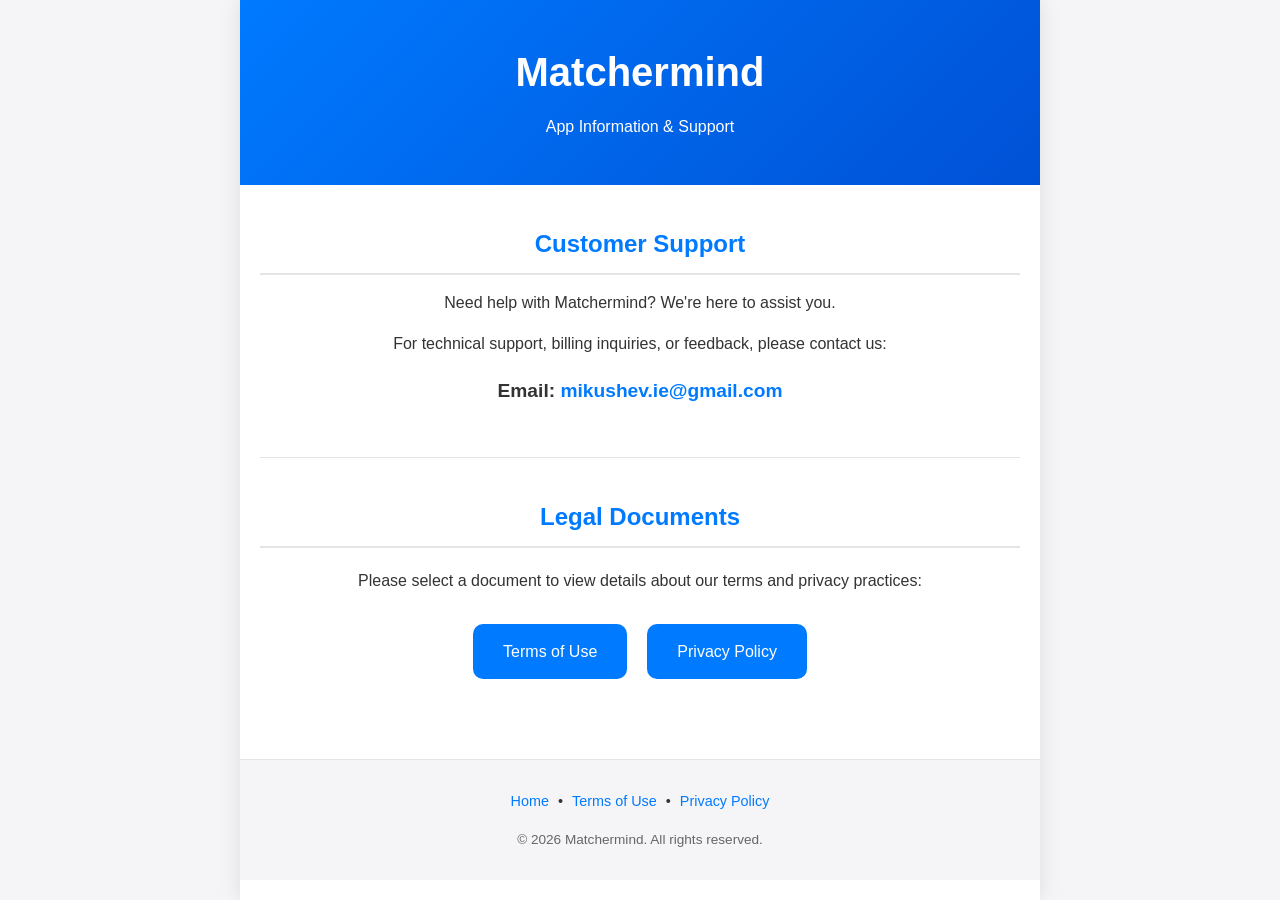
<file: index.html>
<!DOCTYPE html>
<html lang="en">
<head>
    <meta charset="UTF-8">
    <meta name="viewport" content="width=device-width, initial-scale=1.0">
    <meta name="description" content="Support and Legal information for Matchermind language learning app">
    <title>Matchermind - Support & Legal</title>
    <link rel="stylesheet" href="style.css">
</head>
<body>
    <div class="container">
        <header>
            <h1>Matchermind</h1>
            <p>App Information & Support</p>
        </header>

        <main style="padding: 40px 20px; text-align: center;">
            <section style="margin-bottom: 50px;">
                <h2>Customer Support</h2>
                <p>Need help with Matchermind? We're here to assist you.</p>
                <p>For technical support, billing inquiries, or feedback, please contact us:</p>
                <p style="margin-top: 20px; font-size: 1.2rem; font-weight: 600;">
                    Email: <a href="mailto:mikushev.ie@gmail.com?subject=Matchermind%20Support%20Request">mikushev.ie@gmail.com</a>
                </p>
            </section>

            <hr style="border: 0; border-top: 1px solid #e5e5e7; margin: 40px 0;">

            <section>
                <h2>Legal Documents</h2>
                <p style="margin: 20px 0;">Please select a document to view details about our terms and privacy practices:</p>
                
                <div style="display: flex; gap: 20px; justify-content: center; flex-wrap: wrap; margin-top: 30px;">
                    <a href="terms.html" style="display: block; padding: 15px 30px; background: #007AFF; color: white; border-radius: 10px; text-decoration: none; font-weight: 500;">
                        Terms of Use
                    </a>
                    
                    <a href="privacy.html" style="display: block; padding: 15px 30px; background: #007AFF; color: white; border-radius: 10px; text-decoration: none; font-weight: 500;">
                        Privacy Policy
                    </a>
                </div>
            </section>
        </main>

        <footer>
            <nav>
                <a href="index.html">Home</a> •
                <a href="terms.html">Terms of Use</a> •
                <a href="privacy.html">Privacy Policy</a>
            </nav>
            <p>&copy; 2026 Matchermind. All rights reserved.</p>
        </footer>
    </div>
</body>
</html>
</file>
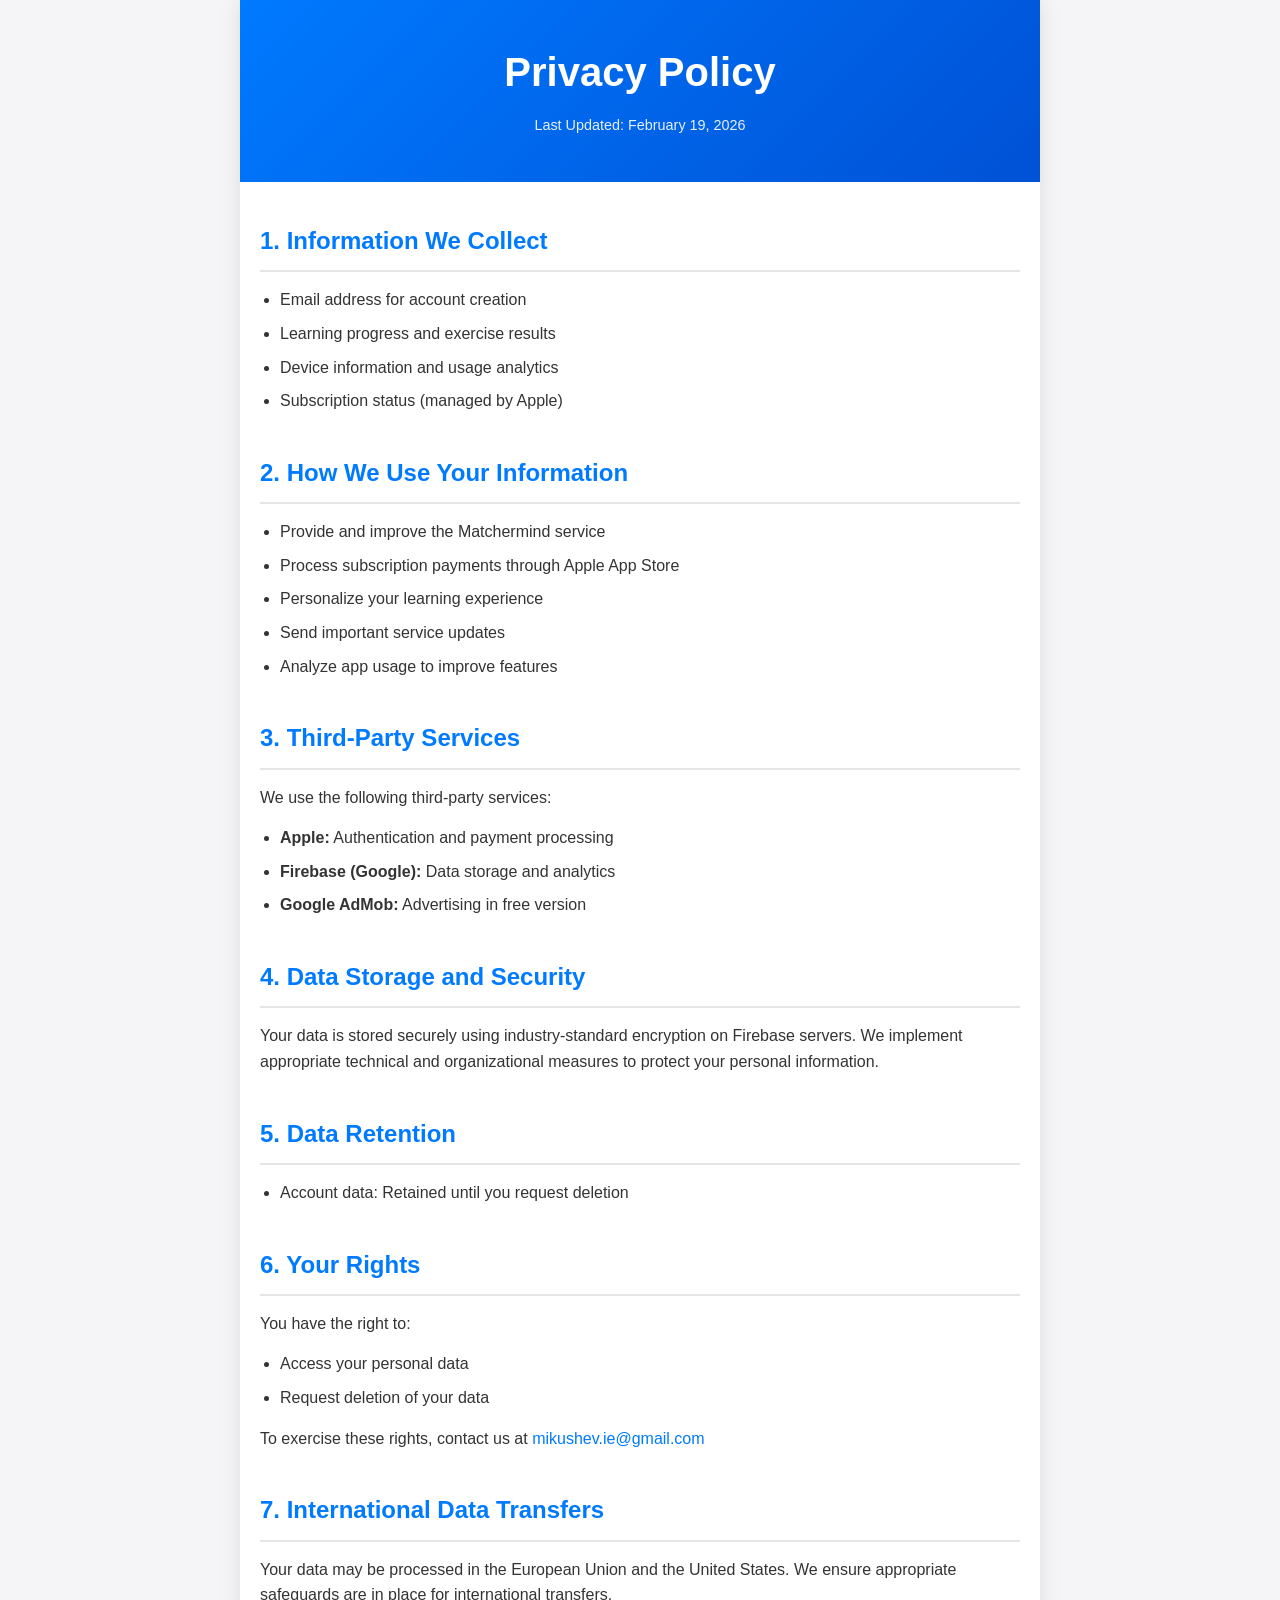
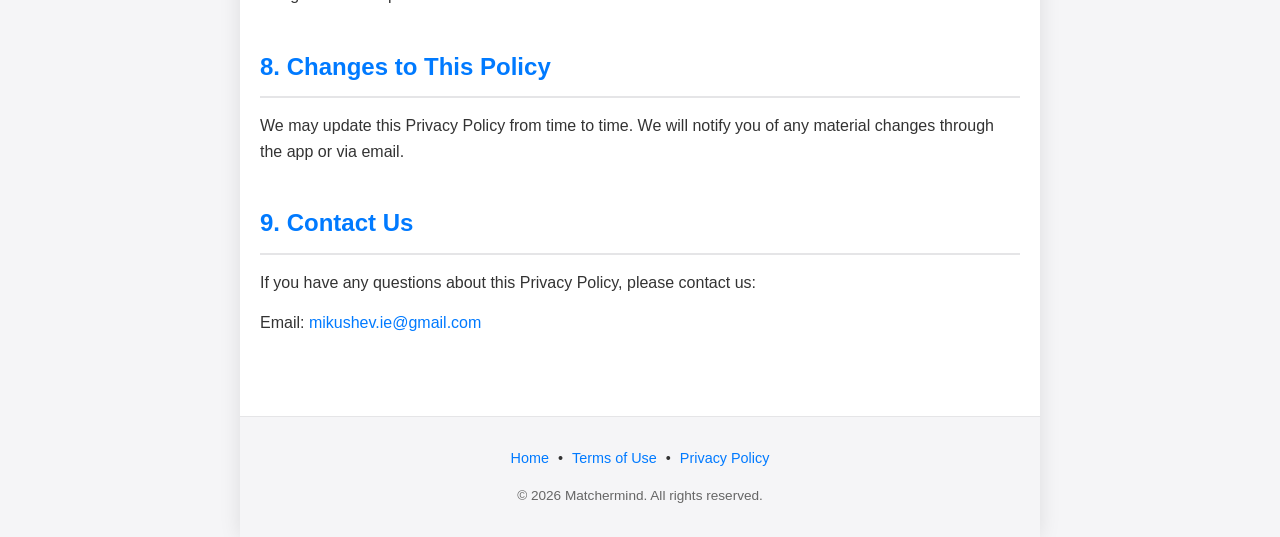
<file: privacy.html>
<!DOCTYPE html>
<html lang="en">
<head>
    <meta charset="UTF-8">
    <meta name="viewport" content="width=device-width, initial-scale=1.0">
    <meta name="description" content="Privacy Policy for Matchermind language learning app">
    <title>Privacy Policy - Matchermind</title>
    <link rel="stylesheet" href="style.css">
</head>
<body>
    <div class="container">
        <header>
            <h1>Privacy Policy</h1>
            <p class="last-updated">Last Updated: February 19, 2026</p>
        </header>

        <main>
            <section>
                <h2>1. Information We Collect</h2>
                <ul>
                    <li>Email address for account creation</li>
                    <li>Learning progress and exercise results</li>
                    <li>Device information and usage analytics</li>
                    <li>Subscription status (managed by Apple)</li>
                </ul>
            </section>

            <section>
                <h2>2. How We Use Your Information</h2>
                <ul>
                    <li>Provide and improve the Matchermind service</li>
                    <li>Process subscription payments through Apple App Store</li>
                    <li>Personalize your learning experience</li>
                    <li>Send important service updates</li>
                    <li>Analyze app usage to improve features</li>
                </ul>
            </section>

            <section>
                <h2>3. Third-Party Services</h2>
                <p>We use the following third-party services:</p>
                <ul>
                    <li><strong>Apple:</strong> Authentication and payment processing</li>
                    <li><strong>Firebase (Google):</strong> Data storage and analytics</li>
                    <li><strong>Google AdMob:</strong> Advertising in free version</li>
                </ul>
            </section>

            <section>
                <h2>4. Data Storage and Security</h2>
                <p>Your data is stored securely using industry-standard encryption on Firebase servers. We implement appropriate technical and organizational measures to protect your personal information.</p>
            </section>

            <section>
                <h2>5. Data Retention</h2>
                <ul>
                    <li>Account data: Retained until you request deletion</li>
                </ul>
            </section>

            <section>
                <h2>6. Your Rights</h2>
                <p>You have the right to:</p>
                <ul>
                    <li>Access your personal data</li>
                    <li>Request deletion of your data</li>
                </ul>
                <p>To exercise these rights, contact us at <a href="mailto:mikushev.ie@gmail.com">mikushev.ie@gmail.com</a></p>
            </section>

            <section>
                <h2>7. International Data Transfers</h2>
                <p>Your data may be processed in the European Union and the United States. We ensure appropriate safeguards are in place for international transfers.</p>
            </section>

            <section>
                <h2>8. Changes to This Policy</h2>
                <p>We may update this Privacy Policy from time to time. We will notify you of any material changes through the app or via email.</p>
            </section>

            <section>
                <h2>9. Contact Us</h2>
                <p>If you have any questions about this Privacy Policy, please contact us:</p>
                <p>Email: <a href="mailto:mikushev.ie@gmail.com">mikushev.ie@gmail.com</a></p>
            </section>
        </main>

        <footer>
            <nav>
                <a href="index.html">Home</a> •
                <a href="terms.html">Terms of Use</a> •
                <a href="privacy.html">Privacy Policy</a>
            </nav>
            <p>&copy; 2026 Matchermind. All rights reserved.</p>
        </footer>
    </div>
</body>
</html>
</file>
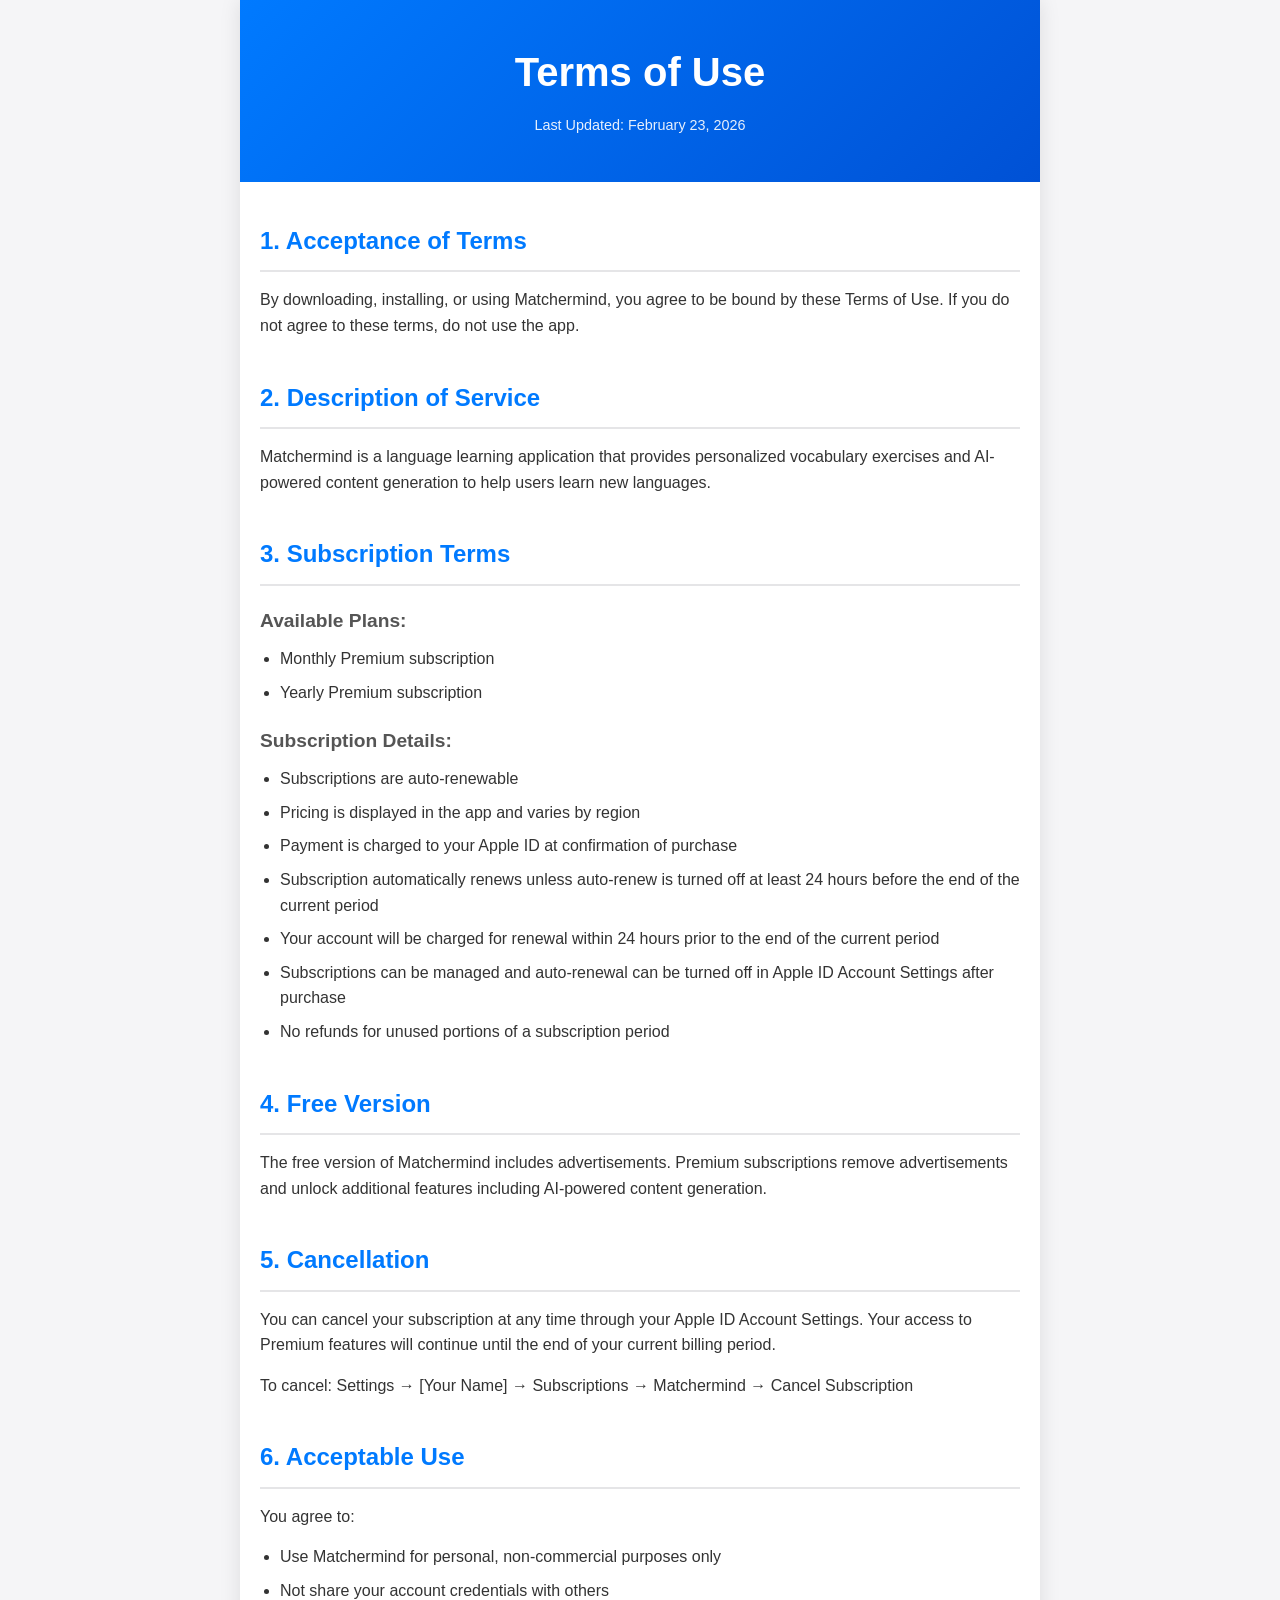
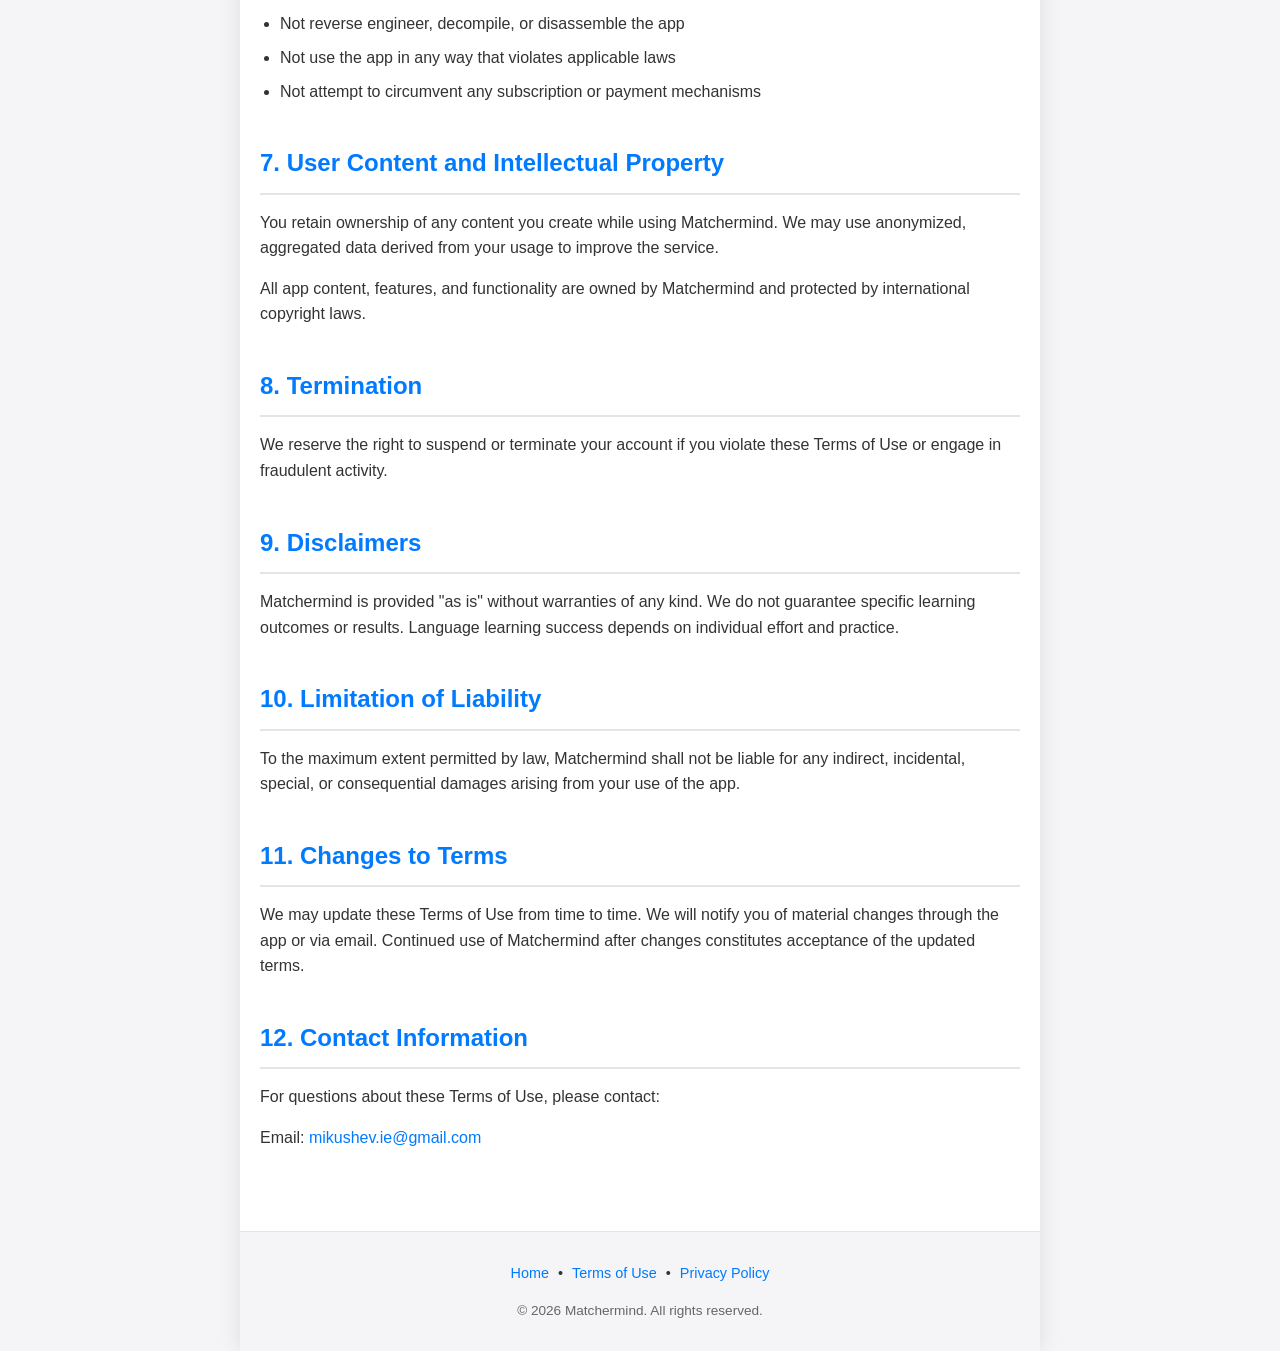
<file: terms.html>
<!DOCTYPE html>
<html lang="en">
<head>
    <meta charset="UTF-8">
    <meta name="viewport" content="width=device-width, initial-scale=1.0">
    <meta name="description" content="Terms of Use for Matchermind language learning app">
    <title>Terms of Use - Matchermind</title>
    <link rel="stylesheet" href="style.css">
</head>
<body>
    <div class="container">
        <header>
            <h1>Terms of Use</h1>
            <p class="last-updated">Last Updated: February 23, 2026</p>
        </header>

        <main>
            <section>
                <h2>1. Acceptance of Terms</h2>
                <p>By downloading, installing, or using Matchermind, you agree to be bound by these Terms of Use. If you do not agree to these terms, do not use the app.</p>
            </section>

            <section>
                <h2>2. Description of Service</h2>
                <p>Matchermind is a language learning application that provides personalized vocabulary exercises and AI-powered content generation to help users learn new languages.</p>
            </section>

            <section>
                <h2>3. Subscription Terms</h2>
                <h3>Available Plans:</h3>
                <ul>
                    <li>Monthly Premium subscription</li>
                    <li>Yearly Premium subscription</li>
                </ul>
                
                <h3>Subscription Details:</h3>
                <ul>
                    <li>Subscriptions are auto-renewable</li>
                    <li>Pricing is displayed in the app and varies by region</li>
                    <li>Payment is charged to your Apple ID at confirmation of purchase</li>
                    <li>Subscription automatically renews unless auto-renew is turned off at least 24 hours before the end of the current period</li>
                    <li>Your account will be charged for renewal within 24 hours prior to the end of the current period</li>
                    <li>Subscriptions can be managed and auto-renewal can be turned off in Apple ID Account Settings after purchase</li>
                    <li>No refunds for unused portions of a subscription period</li>
                </ul>
            </section>

            <section>
                <h2>4. Free Version</h2>
                <p>The free version of Matchermind includes advertisements. Premium subscriptions remove advertisements and unlock additional features including AI-powered content generation.</p>
            </section>

            <section>
                <h2>5. Cancellation</h2>
                <p>You can cancel your subscription at any time through your Apple ID Account Settings. Your access to Premium features will continue until the end of your current billing period.</p>
                <p>To cancel: Settings → [Your Name] → Subscriptions → Matchermind → Cancel Subscription</p>
            </section>

            <section>
                <h2>6. Acceptable Use</h2>
                <p>You agree to:</p>
                <ul>
                    <li>Use Matchermind for personal, non-commercial purposes only</li>
                    <li>Not share your account credentials with others</li>
                    <li>Not reverse engineer, decompile, or disassemble the app</li>
                    <li>Not use the app in any way that violates applicable laws</li>
                    <li>Not attempt to circumvent any subscription or payment mechanisms</li>
                </ul>
            </section>

            <section>
                <h2>7. User Content and Intellectual Property</h2>
                <p>You retain ownership of any content you create while using Matchermind. We may use anonymized, aggregated data derived from your usage to improve the service.</p>
                <p>All app content, features, and functionality are owned by Matchermind and protected by international copyright laws.</p>
            </section>

            <section>
                <h2>8. Termination</h2>
                <p>We reserve the right to suspend or terminate your account if you violate these Terms of Use or engage in fraudulent activity.</p>
            </section>

            <section>
                <h2>9. Disclaimers</h2>
                <p>Matchermind is provided "as is" without warranties of any kind. We do not guarantee specific learning outcomes or results. Language learning success depends on individual effort and practice.</p>
            </section>

            <section>
                <h2>10. Limitation of Liability</h2>
                <p>To the maximum extent permitted by law, Matchermind shall not be liable for any indirect, incidental, special, or consequential damages arising from your use of the app.</p>
            </section>

            <section>
                <h2>11. Changes to Terms</h2>
                <p>We may update these Terms of Use from time to time. We will notify you of material changes through the app or via email. Continued use of Matchermind after changes constitutes acceptance of the updated terms.</p>
            </section>

            <section>
                <h2>12. Contact Information</h2>
                <p>For questions about these Terms of Use, please contact:</p>
                <p>Email: <a href="mailto:mikushev.ie@gmail.com">mikushev.ie@gmail.com</a></p>
            </section>
        </main>

        <footer>
            <nav>
                <a href="index.html">Home</a> •
                <a href="terms.html">Terms of Use</a> •
                <a href="privacy.html">Privacy Policy</a>
            </nav>
            <p>&copy; 2026 Matchermind. All rights reserved.</p>
        </footer>
    </div>
</body>
</html>
</file>
<file: style.css>
* {
    margin: 0;
    padding: 0;
    box-sizing: border-box;
}

body {
    font-family: -apple-system, BlinkMacSystemFont, 'Segoe UI', Roboto, Oxygen, Ubuntu, Cantarell, sans-serif;
    line-height: 1.6;
    color: #333;
    background-color: #f5f5f7;
}

.container {
    max-width: 800px;
    margin: 0 auto;
    background-color: white;
    min-height: 100vh;
    box-shadow: 0 0 20px rgba(0,0,0,0.1);
}

header {
    background: linear-gradient(135deg, #007AFF 0%, #0051D5 100%);
    color: white;
    padding: 40px 20px 30px;
    text-align: center;
}

header h1 {
    font-size: 2.5rem;
    margin-bottom: 10px;
    font-weight: 600;
}

.last-updated {
    font-size: 0.9rem;
    opacity: 0.9;
}

main {
    padding: 40px 20px;
}

section {
    margin-bottom: 40px;
}

h2 {
    color: #007AFF;
    font-size: 1.5rem;
    margin-bottom: 15px;
    padding-bottom: 10px;
    border-bottom: 2px solid #e5e5e7;
}

h3 {
    color: #555;
    font-size: 1.2rem;
    margin: 20px 0 10px;
}

p {
    margin-bottom: 15px;
}

ul {
    margin-left: 20px;
    margin-bottom: 15px;
}

li {
    margin-bottom: 8px;
}

a {
    color: #007AFF;
    text-decoration: none;
}

a:hover {
    text-decoration: underline;
}

footer {
    background-color: #f5f5f7;
    padding: 30px 20px;
    text-align: center;
    border-top: 1px solid #e5e5e7;
}

footer nav {
    margin-bottom: 15px;
    font-size: 0.9rem;
}

footer nav a {
    margin: 0 5px;
}

footer p {
    font-size: 0.85rem;
    color: #666;
    margin: 0;
}

/* Responsive */
@media (max-width: 600px) {
    header h1 {
        font-size: 2rem;
    }
    
    main {
        padding: 30px 15px;
    }
    
    h2 {
        font-size: 1.3rem;
    }
}
</file>
